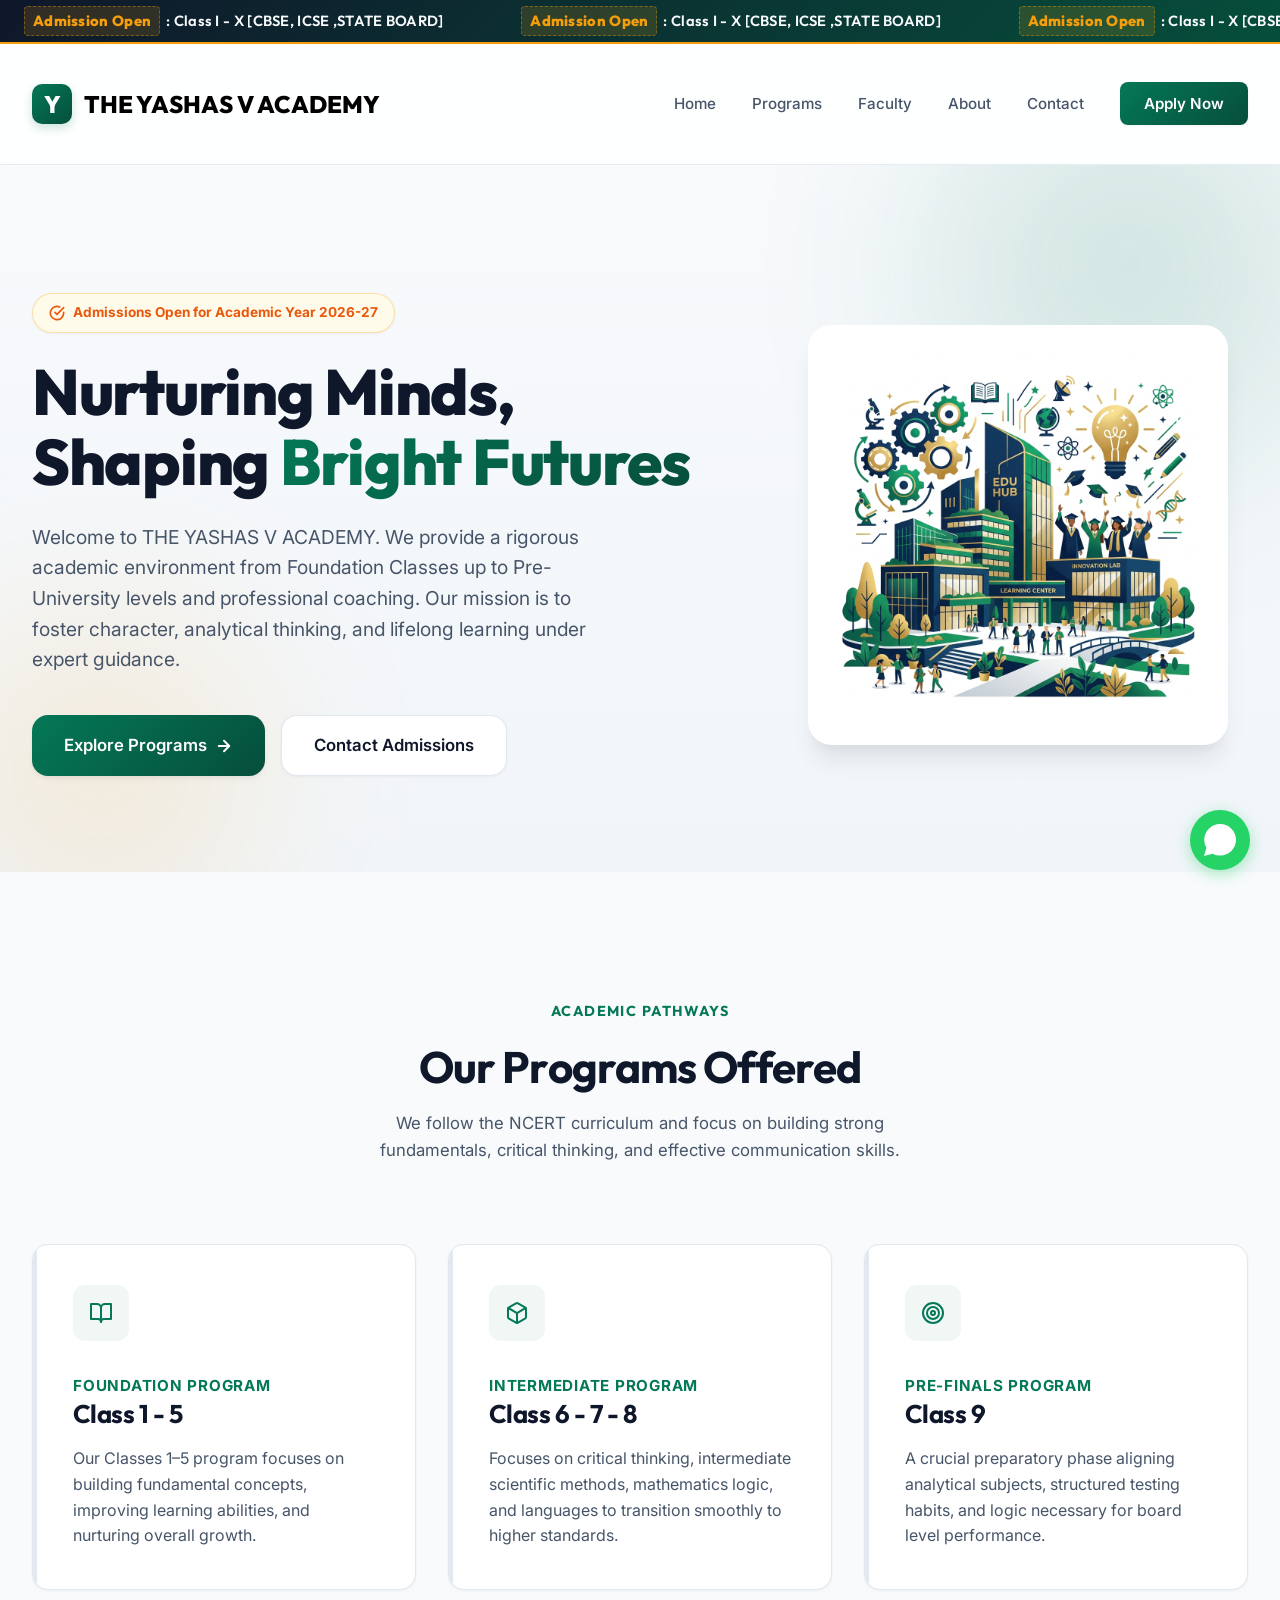
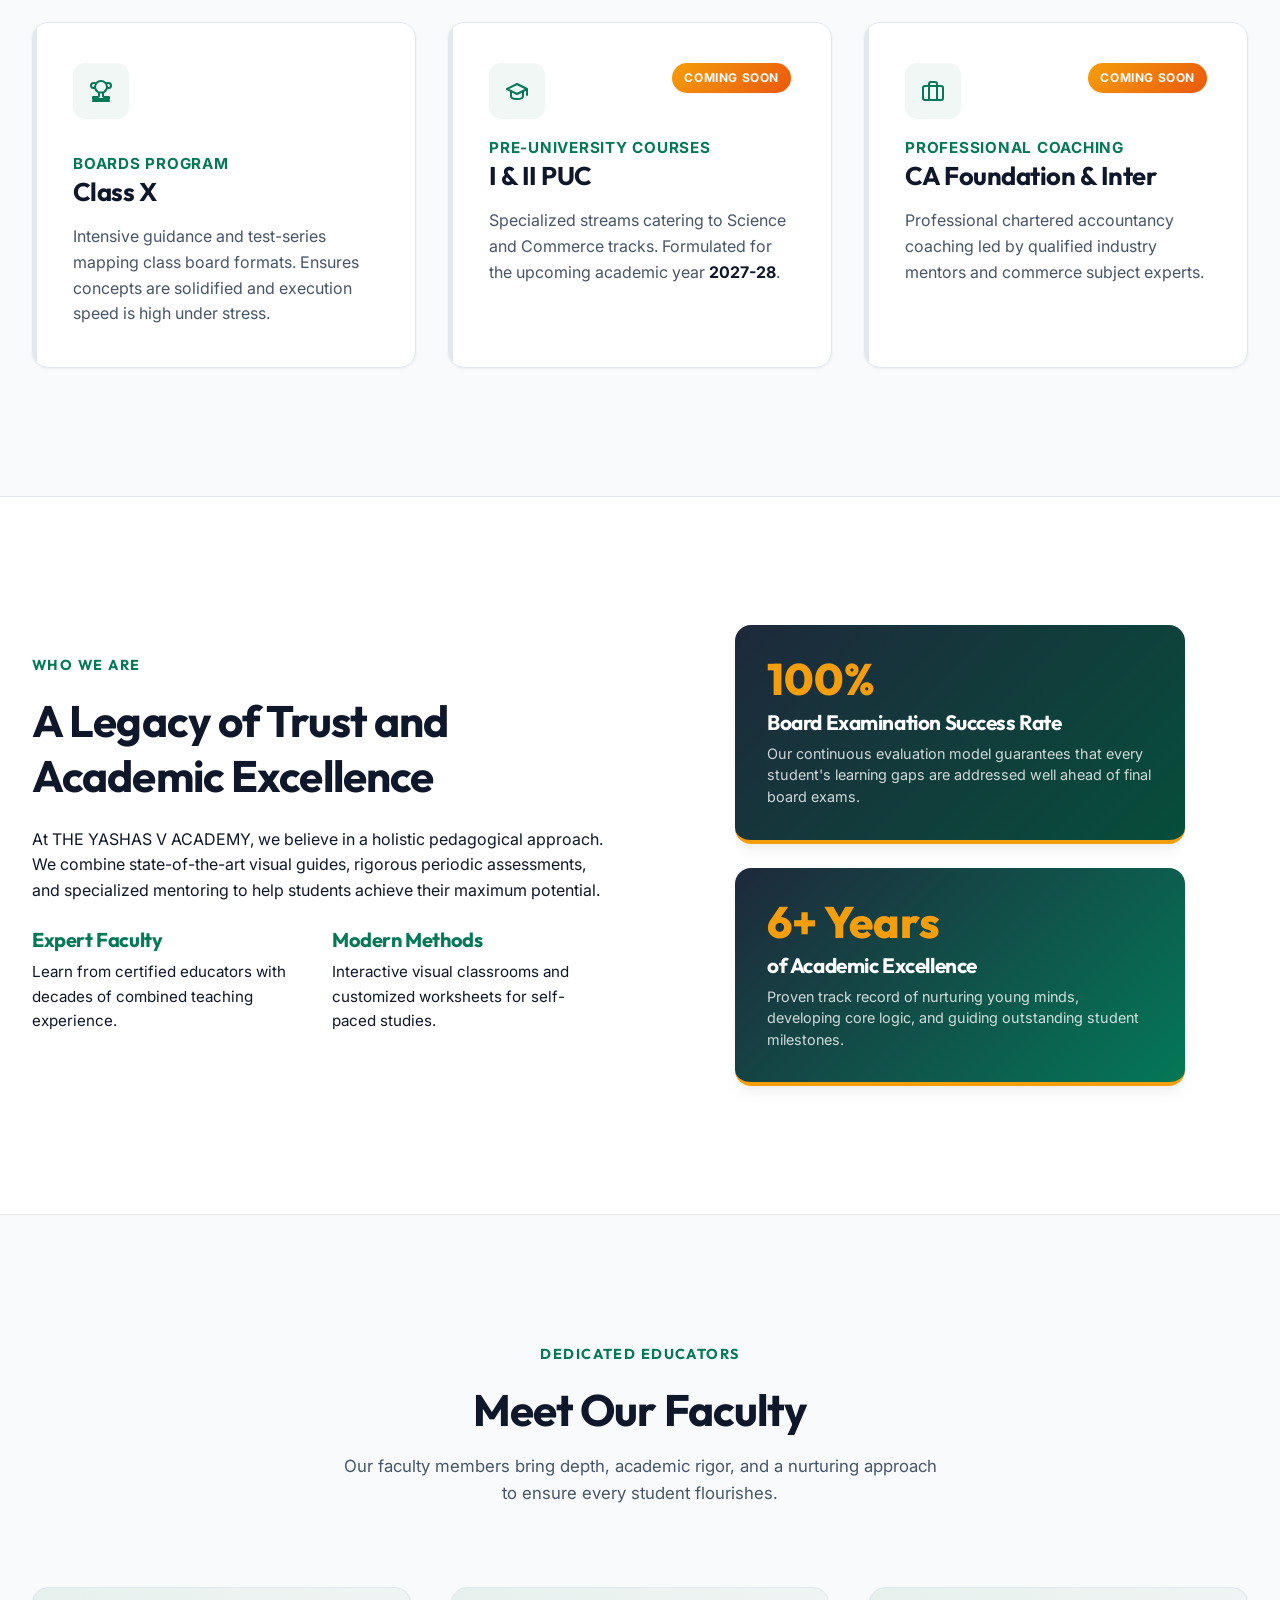
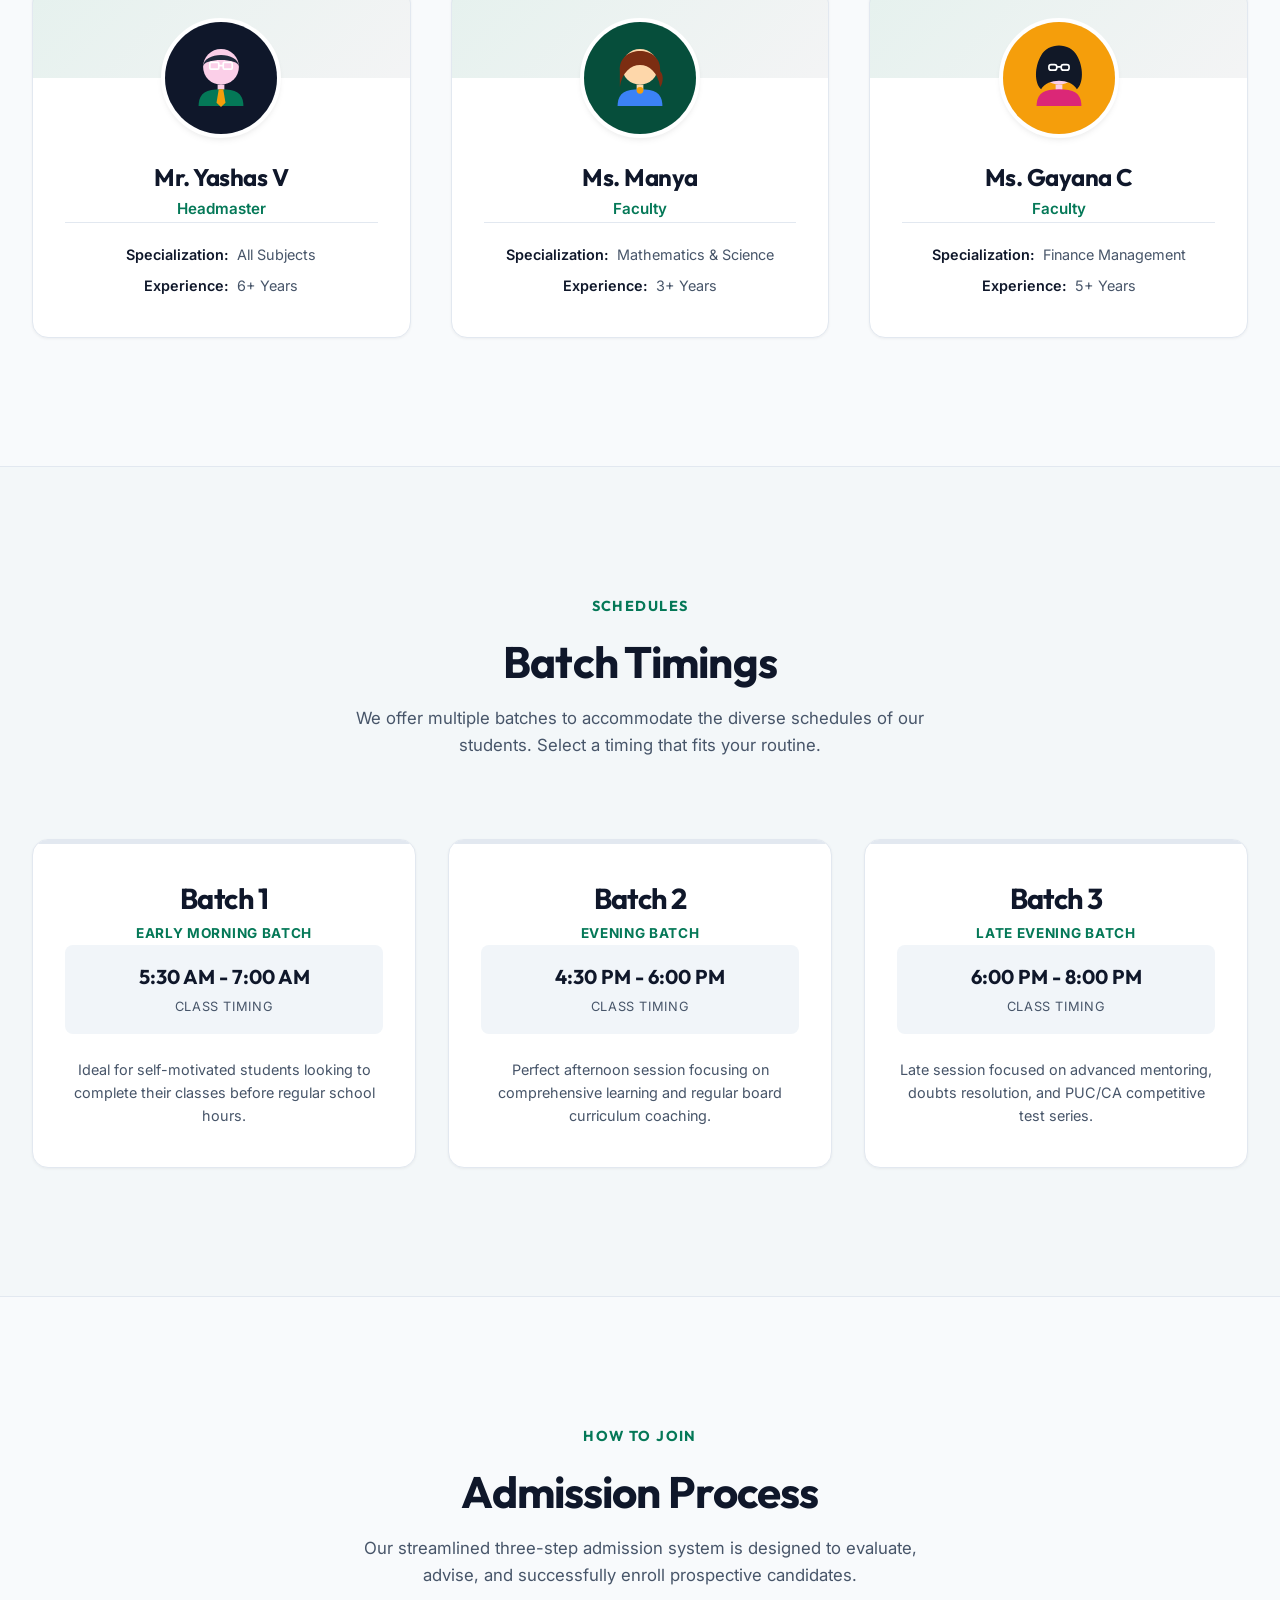
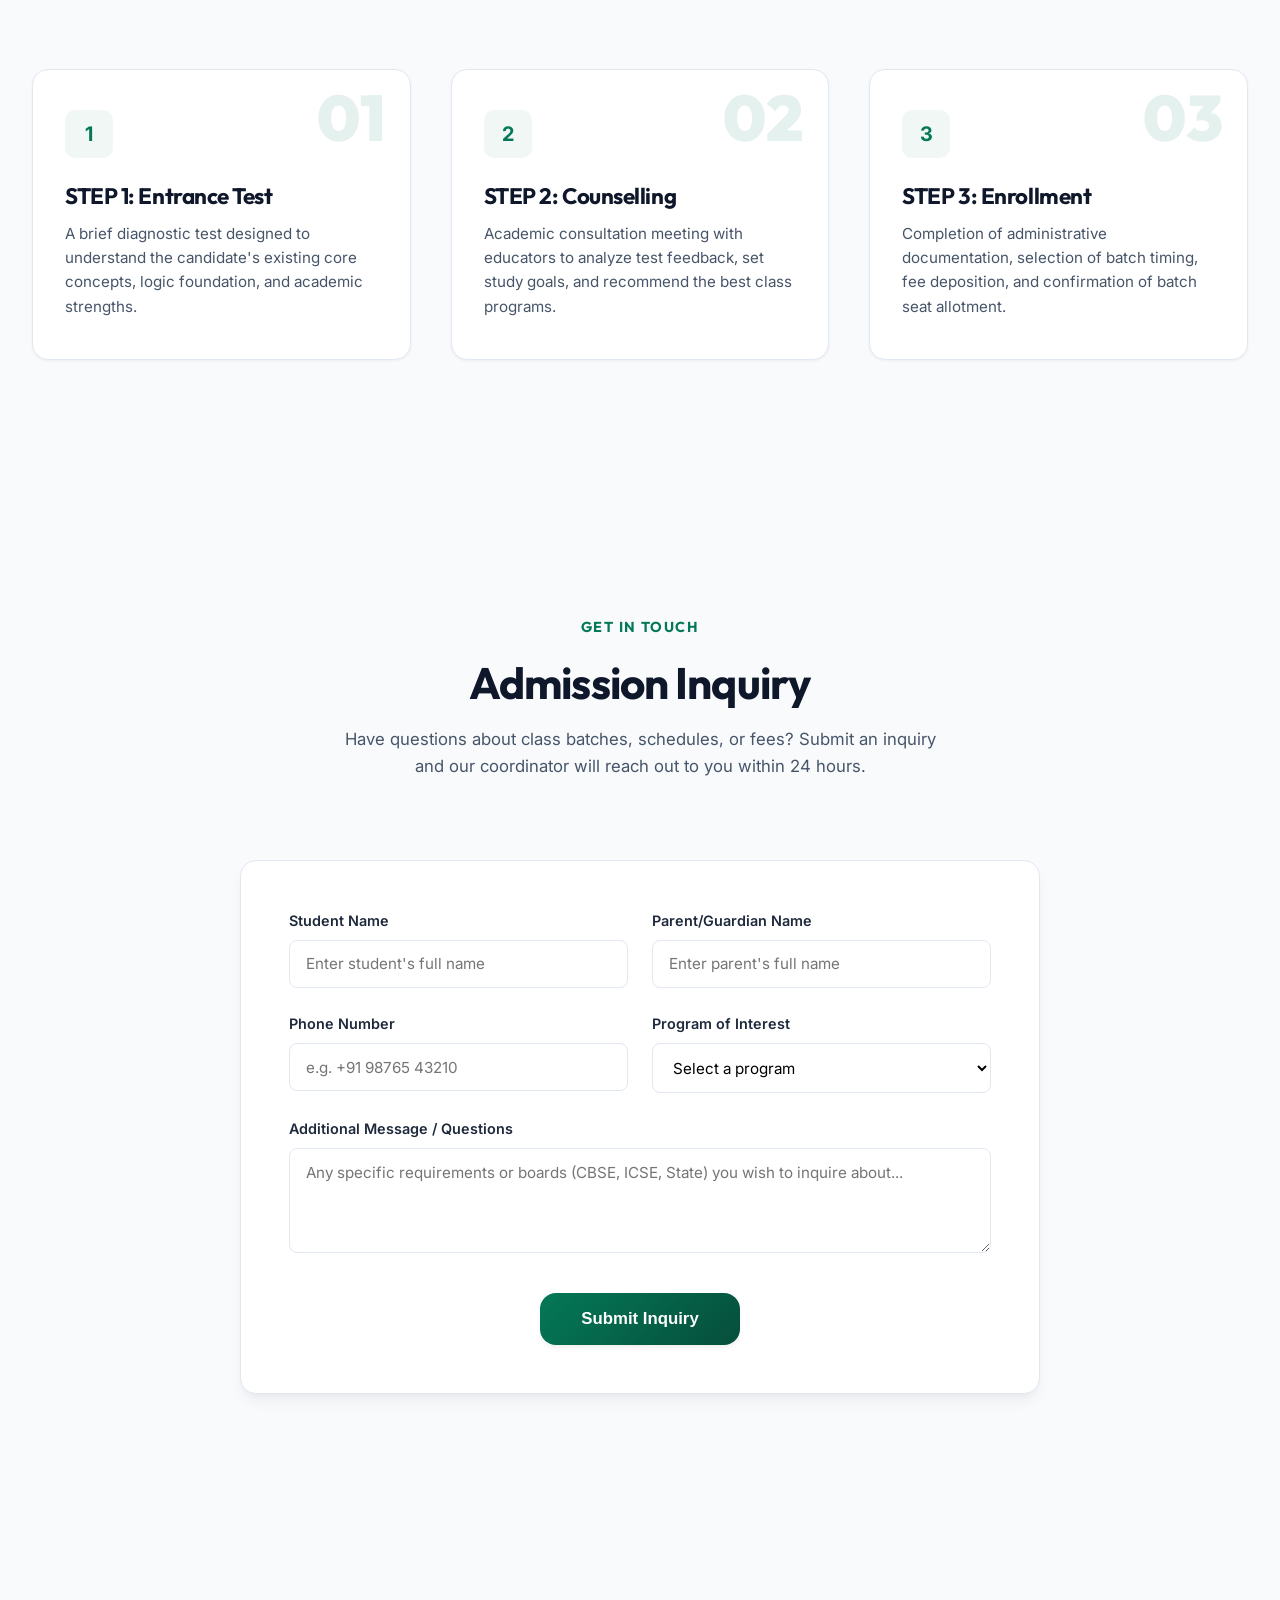
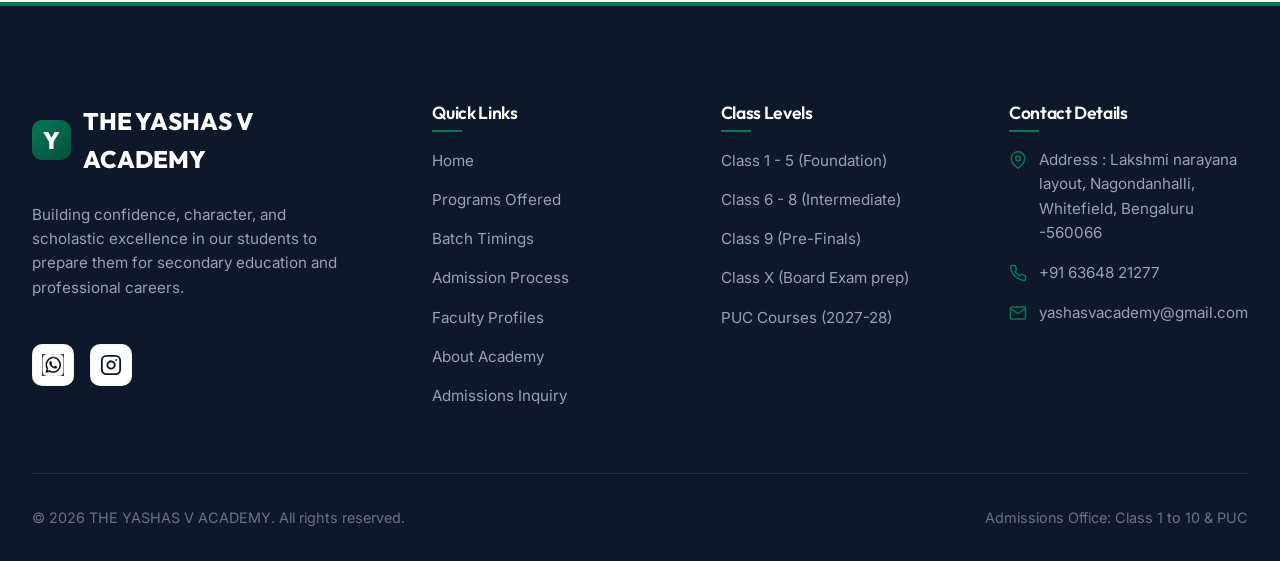
<file: index.html>
<!DOCTYPE html>
<html lang="en">
<head>
  <meta charset="UTF-8">
  <meta name="viewport" content="width=device-width, initial-scale=1.0">
  
  <!-- SEO Meta Tags -->
  <title>THE YASHAS V ACADEMY | Nurturing Academic Excellence & Future Leaders</title>
  <meta name="description" content="Discover top-tier school programs from Class 1 to 10, Pre-University Courses (I & II PUC), and CA Foundation professional coaching at THE YASHAS V ACADEMY. Meet our expert faculty and apply today.">
  <meta name="keywords" content="THE YASHAS V ACADEMY, School, CBSE, ICSE, PUC, Class 1-10, CA Coaching, Headmaster Yashas V, Ms. Manya, Ms. Gayana C">
  <meta name="author" content="THE YASHAS V ACADEMY">
  
  <!-- Open Graph / Facebook -->
  <meta property="og:type" content="website">
  <meta property="og:title" content="THE YASHAS V ACADEMY | Trustworthy & Modern Education">
  <meta property="og:description" content="Leading school, college, and professional coaching programs designed for academic success. Admissions open for Class 1 to 10 and PUC.">
  <meta property="og:image" content="hero-illustration.png">
  
  <!-- Twitter -->
  <meta property="twitter:card" content="summary_large_image">
  <meta property="twitter:title" content="THE YASHAS V ACADEMY | Nurturing Future Leaders">
  <meta property="twitter:description" content="Comprehensive curriculum from foundation classes to professional coaching. Apply now.">
  
  <!-- Stylesheets -->
  <link rel="stylesheet" href="style.css">
</head>
<body>

  <!-- 1. Announcement Bar / Scrolling Ticker -->
  <div class="announcement-bar" id="top-announcement">
    <div class="ticker-wrap">
      <div class="ticker">
        <div class="ticker-item">
          <span class="highlight">Admission Open</span> : Class I - X [CBSE, ICSE ,STATE BOARD] &nbsp;&nbsp;&nbsp;&nbsp;&nbsp;&nbsp;&nbsp;&nbsp;
        </div>
      </div>
    </div>
  </div>

  <!-- Header / Navigation -->
  <header class="header" id="main-header">
    <nav class="navbar" aria-label="Main Navigation">
      <a href="#" class="logo" id="header-logo" aria-label="THE YASHAS V ACADEMY Home">
        <div class="logo-icon">Y</div>
        <div class="logo-text">THE YASHAS V <span>ACADEMY</span></div>
      </a>
      
      <ul class="nav-menu" id="nav-menu">
        <li><a href="#" class="nav-link">Home</a></li>
        <li><a href="#programs" class="nav-link">Programs</a></li>
        <li><a href="#faculty" class="nav-link">Faculty</a></li>
        <li><a href="#about" class="nav-link">About</a></li>
        <li><a href="#contact" class="nav-link">Contact</a></li>
        <li><a href="#contact" class="nav-btn">Apply Now</a></li>
      </ul>
      
      <button class="nav-toggle" id="nav-menu-toggle" aria-expanded="false" aria-controls="nav-menu" aria-label="Toggle mobile navigation menu">
        <span></span>
        <span></span>
        <span></span>
      </button>
    </nav>
  </header>

  <!-- Hero Section -->
  <section class="hero" id="home">
    <div class="orb orb-1"></div>
    <div class="orb orb-2"></div>
    
    <div class="hero-container">
      <div class="hero-content reveal">
        <div class="badge-wrapper">
          <a href="#contact" class="badge-link" aria-label="Scroll to Admission Inquiry Form">
            <div class="hero-badge">
              <svg width="16" height="16" viewBox="0 0 24 24" fill="none" stroke="currentColor" stroke-width="2.5" stroke-linecap="round" stroke-linejoin="round"><path d="M22 11.08V12a10 10 0 1 1-5.93-9.14"></path><polyline points="22 4 12 14.01 9 11.01"></polyline></svg>
              Admissions Open for Academic Year 2026-27
            </div>
          </a>
        </div>
        <h1 class="hero-title">Nurturing Minds,<br>Shaping <span>Bright Futures</span></h1>
        <p class="hero-description">
          Welcome to THE YASHAS V ACADEMY. We provide a rigorous academic environment from Foundation Classes up to Pre-University levels and professional coaching. Our mission is to foster character, analytical thinking, and lifelong learning under expert guidance.
        </p>
        <div class="hero-ctas">
          <a href="#programs" class="btn-primary">
            Explore Programs
            <svg width="18" height="18" viewBox="0 0 24 24" fill="none" stroke="currentColor" stroke-width="2.5" stroke-linecap="round" stroke-linejoin="round"><line x1="5" y1="12" x2="19" y2="12"></line><polyline points="12 5 19 12 12 19"></polyline></svg>
          </a>
          <a href="#contact" class="btn-secondary">Contact Admissions</a>
        </div>
      </div>
      <div class="hero-visual reveal" style="transition-delay: 0.1s;">
        <img src="hero-illustration.png" alt="Educational center illustration detailing learning materials, buildings, and graduation caps" class="hero-illustration" id="hero-img">
      </div>
    </div>
  </section>

  <!-- 2. Main Section: Programs Offered -->
  <section class="section" id="programs">
    <div class="section-header reveal">
      <span class="section-subtitle">Academic Pathways</span>
      <h2 class="section-title">Our Programs Offered</h2>
      <p class="section-desc">We follow the NCERT curriculum and focus on building strong fundamentals, critical thinking, and effective communication skills.</p>
    </div>
    
    <div class="programs-grid">
      <!-- Card 1: Foundation Program -->
      <div class="program-card reveal" id="prog-foundation">
        <div>
          <div class="program-icon-wrapper">
            <!-- Icon: Book Open -->
            <svg width="24" height="24" viewBox="0 0 24 24" fill="none" stroke="currentColor" stroke-width="2" stroke-linecap="round" stroke-linejoin="round"><path d="M2 3h6a4 4 0 0 1 4 4v14a3 3 0 0 0-3-3H2z"></path><path d="M22 3h-6a4 4 0 0 0-4 4v14a3 3 0 0 1 3-3h7z"></path></svg>
          </div>
          <span class="program-subtitle">Foundation Program</span>
          <h3 class="program-title">Class 1 - 5</h3>
          <p class="program-subtext">Our Classes 1–5 program focuses on building fundamental concepts, improving learning abilities, and nurturing overall growth.</p>
        </div>
      </div>
      
      <!-- Card 2: Intermediate Program -->
      <div class="program-card reveal" id="prog-intermediate" style="transition-delay: 0.05s;">
        <div>
          <div class="program-icon-wrapper">
            <!-- Icon: Puzzle/Compass -->
            <svg width="24" height="24" viewBox="0 0 24 24" fill="none" stroke="currentColor" stroke-width="2" stroke-linecap="round" stroke-linejoin="round"><path d="M21 16V8a2 2 0 0 0-1-1.73l-7-4a2 2 0 0 0-2 0l-7 4A2 2 0 0 0 3 8v8a2 2 0 0 0 1 1.73l7 4a2 2 0 0 0 2 0l7-4A2 2 0 0 0 21 16z"></path><polyline points="3.27 6.96 12 12.01 20.73 6.96"></polyline><line x1="12" y1="22.08" x2="12" y2="12"></line></svg>
          </div>
          <span class="program-subtitle">Intermediate Program</span>
          <h3 class="program-title">Class 6 - 7 - 8</h3>
          <p class="program-subtext">Focuses on critical thinking, intermediate scientific methods, mathematics logic, and languages to transition smoothly to higher standards.</p>
        </div>
      </div>
      
      <!-- Card 3: Pre-Finals Program -->
      <div class="program-card reveal" id="prog-prefinals" style="transition-delay: 0.1s;">
        <div>
          <div class="program-icon-wrapper">
            <!-- Icon: Target/Award -->
            <svg width="24" height="24" viewBox="0 0 24 24" fill="none" stroke="currentColor" stroke-width="2" stroke-linecap="round" stroke-linejoin="round"><circle cx="12" cy="12" r="10"></circle><circle cx="12" cy="12" r="6"></circle><circle cx="12" cy="12" r="2"></circle></svg>
          </div>
          <span class="program-subtitle">Pre-Finals Program</span>
          <h3 class="program-title">Class 9</h3>
          <p class="program-subtext">A crucial preparatory phase aligning analytical subjects, structured testing habits, and logic necessary for board level performance.</p>
        </div>
      </div>
      
      <!-- Card 4: Boards Program -->
      <div class="program-card reveal" id="prog-boards" style="transition-delay: 0.15s;">
        <div>
          <div class="program-icon-wrapper">
            <!-- Icon: Medal/Trophy -->
            <svg width="24" height="24" viewBox="0 0 24 24" fill="none" stroke="currentColor" stroke-width="2" stroke-linecap="round" stroke-linejoin="round"><path d="M6 9H4.5a2.5 2.5 0 0 1 0-5H6"></path><path d="M18 9h1.5a2.5 2.5 0 0 0 0-5H18"></path><path d="M4 22h16"></path><path d="M10 14.66V17c0 .55-.45 1-1 1H4v2h16v-2h-5c-.55 0-1-.45-1-1v-2.34"></path><path d="M12 2a6 6 0 0 1 6 6c0 3.27-2 4.44-3.5 5.5h-5C8 12.44 6 11.27 6 8a6 6 0 0 1 6-6z"></path></svg>
          </div>
          <span class="program-subtitle">Boards Program</span>
          <h3 class="program-title">Class X</h3>
          <p class="program-subtext">Intensive guidance and test-series mapping class board formats. Ensures concepts are solidified and execution speed is high under stress.</p>
        </div>
      </div>
      
      <!-- Card 5: Pre-University Courses -->
      <div class="program-card reveal" id="prog-puc" style="transition-delay: 0.2s;">
        <div>
          <div class="program-card-header">
            <div class="program-icon-wrapper" style="margin-bottom: 0;">
              <!-- Icon: Academy Building -->
              <svg width="24" height="24" viewBox="0 0 24 24" fill="none" stroke="currentColor" stroke-width="2" stroke-linecap="round" stroke-linejoin="round"><path d="M22 10v6M2 10l10-5 10 5-10 5z"></path><path d="M6 12v5c0 2 2 3 6 3s6-1 6-3v-5"></path></svg>
            </div>
            <span class="coming-soon-badge">Coming Soon</span>
          </div>
          <span class="program-subtitle">Pre-University Courses</span>
          <h3 class="program-title">I &amp; II PUC</h3>
          <p class="program-subtext">Specialized streams catering to Science and Commerce tracks. Formulated for the upcoming academic year <strong style="color: var(--primary-deep)">2027-28</strong>.</p>
        </div>
      </div>
      
      <!-- Card 6: Professional Coaching -->
      <div class="program-card reveal" id="prog-professional" style="transition-delay: 0.25s;">
        <div>
          <div class="program-card-header">
            <div class="program-icon-wrapper" style="margin-bottom: 0;">
              <!-- Icon: Briefcase -->
              <svg width="24" height="24" viewBox="0 0 24 24" fill="none" stroke="currentColor" stroke-width="2" stroke-linecap="round" stroke-linejoin="round"><rect x="2" y="7" width="20" height="14" rx="2" ry="2"></rect><path d="M16 21V5a2 2 0 0 0-2-2h-4a2 2 0 0 0-2 2v16"></path></svg>
            </div>
            <span class="coming-soon-badge">Coming Soon</span>
          </div>
          <span class="program-subtitle">Professional Coaching</span>
          <h3 class="program-title">CA Foundation &amp; Inter</h3>
          <p class="program-subtext">Professional chartered accountancy coaching led by qualified industry mentors and commerce subject experts.</p>
        </div>
      </div>
    </div>
  </section>

  <!-- About Section for context and layout polish -->
  <section class="section" id="about" style="background: white; border-top: 1px solid var(--border-light); border-bottom: 1px solid var(--border-light); max-width: 100%;">
    <div class="about-container">
      <div class="reveal">
        <span class="section-subtitle" style="display: block; margin-bottom: 1rem;">Who We Are</span>
        <h2 class="section-title" style="margin-bottom: 1.5rem; text-align: left;">A Legacy of Trust and Academic Excellence</h2>
        <p class="text-muted" style="margin-bottom: 1.5rem;">
          At THE YASHAS V ACADEMY, we believe in a holistic pedagogical approach. We combine state-of-the-art visual guides, rigorous periodic assessments, and specialized mentoring to help students achieve their maximum potential.
        </p>
        <div style="display: grid; grid-template-columns: 1fr 1fr; gap: 1.5rem; margin-bottom: 1.5rem;">
          <div>
            <h4 style="color: var(--primary-green); font-size: 1.25rem; margin-bottom: 0.5rem;">Expert Faculty</h4>
            <p class="text-muted" style="font-size: 0.95rem;">Learn from certified educators with decades of combined teaching experience.</p>
          </div>
          <div>
            <h4 style="color: var(--primary-green); font-size: 1.25rem; margin-bottom: 0.5rem;">Modern Methods</h4>
            <p class="text-muted" style="font-size: 0.95rem;">Interactive visual classrooms and customized worksheets for self-paced studies.</p>
          </div>
        </div>
      </div>
      <div class="reveal" style="position: relative; display: flex; flex-direction: column; gap: 1.5rem; justify-content: center; align-items: center; transition-delay: 0.1s;">
        <!-- Clean vector style decoration using CSS -->
        <div style="width: 100%; max-width: 450px; background: linear-gradient(135deg, var(--primary-navy) 0%, var(--primary-emerald) 100%); border-radius: var(--radius-md); box-shadow: var(--shadow-lg); display: flex; flex-direction: column; justify-content: center; padding: 2rem; color: white; border-bottom: 4px solid var(--accent-amber);">
          <span style="font-size: 2.75rem; font-weight: 800; font-family: var(--font-headings); line-height: 1; color: var(--accent-amber);">100%</span>
          <h3 style="font-size: 1.3rem; margin: 0.5rem 0 0.5rem;">Board Examination Success Rate</h3>
          <p style="opacity: 0.8; font-size: 0.9rem; line-height: 1.5;">Our continuous evaluation model guarantees that every student's learning gaps are addressed well ahead of final board exams.</p>
        </div>
        <!-- 6+ Years of Excellence Card -->
        <div style="width: 100%; max-width: 450px; background: linear-gradient(135deg, var(--primary-navy) 0%, var(--primary-green) 100%); border-radius: var(--radius-md); box-shadow: var(--shadow-lg); display: flex; flex-direction: column; justify-content: center; padding: 2rem; color: white; border-bottom: 4px solid var(--accent-amber);">
          <span style="font-size: 2.75rem; font-weight: 800; font-family: var(--font-headings); line-height: 1; color: var(--accent-amber);">6+ Years</span>
          <h3 style="font-size: 1.3rem; margin: 0.5rem 0 0.5rem;">of Academic Excellence</h3>
          <p style="opacity: 0.8; font-size: 0.9rem; line-height: 1.5;">Proven track record of nurturing young minds, developing core logic, and guiding outstanding student milestones.</p>
        </div>
      </div>
    </div>
  </section>

  <!-- 3. Faculty Profiles Section -->
  <section class="section" id="faculty">
    <div class="section-header reveal">
      <span class="section-subtitle">Dedicated Educators</span>
      <h2 class="section-title">Meet Our Faculty</h2>
      <p class="section-desc">Our faculty members bring depth, academic rigor, and a nurturing approach to ensure every student flourishes.</p>
    </div>
    
    <div class="faculty-grid">
      <!-- Card 1: Headmaster -->
      <div class="faculty-card reveal" id="fac-yashas">
        <div class="faculty-header-bg"></div>
        <div class="faculty-avatar-container">
          <!-- Inline Avatar: Mr. Yashas V -->
          <svg class="faculty-avatar" viewBox="0 0 100 100" xmlns="http://www.w3.org/2000/svg">
            <rect width="100%" height="100%" fill="#0f172a"/>
            <!-- Head & Neck -->
            <circle cx="50" cy="40" r="16" fill="#fbcfe8"/>
            <path d="M50 56 L50 64" stroke="#fbcfe8" stroke-width="6"/>
            <!-- Hair -->
            <path d="M34 40 C34 26 66 26 66 40 C66 32 34 32 34 40 Z" fill="#1e293b"/>
            <!-- Glasses -->
            <rect x="40" y="36" width="8" height="6" rx="1" fill="none" stroke="#fff" stroke-width="1.5"/>
            <rect x="52" y="36" width="8" height="6" rx="1" fill="none" stroke="#fff" stroke-width="1.5"/>
            <line x1="48" y1="39" x2="52" y2="39" stroke="#fff" stroke-width="1.5"/>
            <!-- Clothes -->
            <path d="M30 75 C30 64 36 60 50 60 C64 60 70 64 70 75 Z" fill="#047857"/>
            <!-- Tie -->
            <path d="M48 60 L52 60 L54 72 L50 76 L46 72 Z" fill="#f59e0b"/>
          </svg>
        </div>
        <div class="faculty-info">
          <h3 class="faculty-name">Mr. Yashas V</h3>
          <span class="faculty-designation">Headmaster</span>
          
          <div class="faculty-details">
            <div class="faculty-meta-item">
              <strong>Specialization:</strong> All Subjects
            </div>
            <div class="faculty-meta-item">
              <strong>Experience:</strong> 6+ Years
            </div>
          </div>
        </div>
      </div>
      
      <!-- Card 2: Ms. Manya -->
      <div class="faculty-card reveal" id="fac-manya" style="transition-delay: 0.1s;">
        <div class="faculty-header-bg"></div>
        <div class="faculty-avatar-container">
          <!-- Inline Avatar: Ms. Manya -->
          <svg class="faculty-avatar" viewBox="0 0 100 100" xmlns="http://www.w3.org/2000/svg">
            <rect width="100%" height="100%" fill="#064e3b"/>
            <!-- Head & Neck -->
            <circle cx="50" cy="40" r="16" fill="#fed7aa"/>
            <path d="M50 56 L50 64" stroke="#fed7aa" stroke-width="6"/>
            <!-- Hair -->
            <path d="M32 44 C30 20 70 20 68 44 C72 48 70 56 68 58 C64 32 36 32 32 58" fill="#7c2d12"/>
            <!-- Clothes -->
            <path d="M30 75 C30 64 36 60 50 60 C64 60 70 64 70 75 Z" fill="#3b82f6"/>
            <!-- Necklace/Detail -->
            <circle cx="50" cy="61" r="3" fill="#f59e0b"/>
          </svg>
        </div>
        <div class="faculty-info">
          <h3 class="faculty-name">Ms. Manya</h3>
          <span class="faculty-designation">Faculty</span>
          
          <div class="faculty-details">
            <div class="faculty-meta-item">
              <strong>Specialization:</strong> Mathematics &amp; Science
            </div>
            <div class="faculty-meta-item">
              <strong>Experience:</strong> 3+ Years
            </div>
          </div>
        </div>
      </div>
      
      <!-- Card 3: Ms. Gayana C -->
      <div class="faculty-card reveal" id="fac-gayana" style="transition-delay: 0.2s;">
        <div class="faculty-header-bg"></div>
        <div class="faculty-avatar-container">
          <!-- Inline Avatar: Ms. Gayana C -->
          <svg class="faculty-avatar" viewBox="0 0 100 100" xmlns="http://www.w3.org/2000/svg">
            <rect width="100%" height="100%" fill="#f59e0b"/>
            <!-- Head & Neck -->
            <circle cx="50" cy="40" r="16" fill="#fbcfe8"/>
            <path d="M50 56 L50 64" stroke="#fbcfe8" stroke-width="6"/>
            <!-- Hair -->
            <path d="M34 30 C40 18 60 18 66 30 C72 40 72 55 66 60 C60 50 40 50 34 60 C28 55 28 40 34 30 Z" fill="#111827"/>
            <!-- Glasses -->
            <rect x="41" y="38" width="7" height="5" rx="2" fill="none" stroke="#fff" stroke-width="1.5"/>
            <rect x="52" y="38" width="7" height="5" rx="2" fill="none" stroke="#fff" stroke-width="1.5"/>
            <line x1="48" y1="40" x2="52" y2="40" stroke="#fff" stroke-width="1.5"/>
            <!-- Clothes -->
            <path d="M30 75 C30 64 36 60 50 60 C64 60 70 64 70 75 Z" fill="#db2777"/>
          </svg>
        </div>
        <div class="faculty-info">
          <h3 class="faculty-name">Ms. Gayana C</h3>
          <span class="faculty-designation">Faculty</span>
          
          <div class="faculty-details">
            <div class="faculty-meta-item">
              <strong>Specialization:</strong> Finance Management
            </div>
            <div class="faculty-meta-item">
              <strong>Experience:</strong> 5+ Years
            </div>
          </div>
        </div>
      </div>
    </div>
  </section>

  <!-- Batch Timings Section -->
  <section class="section" id="batches" style="background: rgba(4, 120, 87, 0.02); border-top: 1px solid var(--border-light); border-bottom: 1px solid var(--border-light); max-width: 100%;">
    <div style="max-width: 1280px; margin: 0 auto;">
      <div class="section-header reveal-right">
        <span class="section-subtitle">Schedules</span>
        <h2 class="section-title">Batch Timings</h2>
        <p class="section-desc">We offer multiple batches to accommodate the diverse schedules of our students. Select a timing that fits your routine.</p>
      </div>
      
      <div class="batches-grid">
        <!-- Batch 1 Card -->
        <div class="reveal-right" style="transition-delay: 0.05s;">
          <div class="batch-card">
            <div>
              <h3 class="batch-header">Batch 1</h3>
              <span class="batch-tag">Early Morning Batch</span>
              <div class="batch-time-wrapper">
                <p class="batch-time">5:30 AM - 7:00 AM</p>
                <p class="batch-label">Class Timing</p>
              </div>
              <p style="font-size: 0.9rem; color: var(--text-muted);">Ideal for self-motivated students looking to complete their classes before regular school hours.</p>
            </div>
          </div>
        </div>

        <!-- Batch 2 Card -->
        <div class="reveal-right" style="transition-delay: 0.15s;">
          <div class="batch-card">
            <div>
              <h3 class="batch-header">Batch 2</h3>
              <span class="batch-tag">Evening Batch</span>
              <div class="batch-time-wrapper">
                <p class="batch-time">4:30 PM - 6:00 PM</p>
                <p class="batch-label">Class Timing</p>
              </div>
              <p style="font-size: 0.9rem; color: var(--text-muted);">Perfect afternoon session focusing on comprehensive learning and regular board curriculum coaching.</p>
            </div>
          </div>
        </div>

        <!-- Batch 3 Card -->
        <div class="reveal-right" style="transition-delay: 0.25s;">
          <div class="batch-card">
            <div>
              <h3 class="batch-header">Batch 3</h3>
              <span class="batch-tag">Late Evening Batch</span>
              <div class="batch-time-wrapper">
                <p class="batch-time">6:00 PM - 8:00 PM</p>
                <p class="batch-label">Class Timing</p>
              </div>
              <p style="font-size: 0.9rem; color: var(--text-muted);">Late session focused on advanced mentoring, doubts resolution, and PUC/CA competitive test series.</p>
            </div>
          </div>
        </div>
      </div>
    </div>
  </section>

  <!-- Admission Process Section -->
  <section class="section" id="admission-process">
    <div class="section-header reveal-right">
      <span class="section-subtitle">How To Join</span>
      <h2 class="section-title">Admission Process</h2>
      <p class="section-desc">Our streamlined three-step admission system is designed to evaluate, advise, and successfully enroll prospective candidates.</p>
    </div>
    
    <div class="process-grid">
      <!-- Step 1 Card -->
      <div class="reveal-right" style="transition-delay: 0.05s;">
        <div class="process-card">
          <span class="process-step-num">01</span>
          <div class="process-icon">1</div>
          <h3 class="process-title">STEP 1: Entrance Test</h3>
          <p class="process-desc">A brief diagnostic test designed to understand the candidate's existing core concepts, logic foundation, and academic strengths.</p>
        </div>
      </div>

      <!-- Step 2 Card -->
      <div class="reveal-right" style="transition-delay: 0.15s;">
        <div class="process-card">
          <span class="process-step-num">02</span>
          <div class="process-icon">2</div>
          <h3 class="process-title">STEP 2: Counselling</h3>
          <p class="process-desc">Academic consultation meeting with educators to analyze test feedback, set study goals, and recommend the best class programs.</p>
        </div>
      </div>

      <!-- Step 3 Card -->
      <div class="reveal-right" style="transition-delay: 0.25s;">
        <div class="process-card">
          <span class="process-step-num">03</span>
          <div class="process-icon">3</div>
          <h3 class="process-title">STEP 3: Enrollment</h3>
          <p class="process-desc">Completion of administrative documentation, selection of batch timing, fee deposition, and confirmation of batch seat allotment.</p>
        </div>
      </div>
    </div>
  </section>

  <!-- Interactive Contact Section -->
  <section class="section" id="contact">
    <div class="section-header reveal">
      <span class="section-subtitle">Get In Touch</span>
      <h2 class="section-title">Admission Inquiry</h2>
      <p class="section-desc">Have questions about class batches, schedules, or fees? Submit an inquiry and our coordinator will reach out to you within 24 hours.</p>
    </div>
    
    <div class="inquiry-card reveal">
      <form id="inquiry-form">
        <div class="form-row">
          <div>
            <label for="student-name" style="display: block; margin-bottom: 0.5rem; font-weight: 600; font-size: 0.9rem; color: var(--primary-navy);">Student Name</label>
            <input type="text" id="student-name" required placeholder="Enter student's full name" style="width: 100%; padding: 0.85rem 1rem; border: 1px solid var(--border-light); border-radius: var(--radius-sm); font-family: inherit; font-size: 0.95rem; transition: var(--transition-fast);">
          </div>
          <div>
            <label for="parent-name" style="display: block; margin-bottom: 0.5rem; font-weight: 600; font-size: 0.9rem; color: var(--primary-navy);">Parent/Guardian Name</label>
            <input type="text" id="parent-name" required placeholder="Enter parent's full name" style="width: 100%; padding: 0.85rem 1rem; border: 1px solid var(--border-light); border-radius: var(--radius-sm); font-family: inherit; font-size: 0.95rem; transition: var(--transition-fast);">
          </div>
        </div>
        
        <div class="form-row">
          <div>
            <label for="contact-phone" style="display: block; margin-bottom: 0.5rem; font-weight: 600; font-size: 0.9rem; color: var(--primary-navy);">Phone Number</label>
            <input type="tel" id="contact-phone" required placeholder="e.g. +91 98765 43210" style="width: 100%; padding: 0.85rem 1rem; border: 1px solid var(--border-light); border-radius: var(--radius-sm); font-family: inherit; font-size: 0.95rem; transition: var(--transition-fast);">
          </div>
          <div>
            <label for="interested-program" style="display: block; margin-bottom: 0.5rem; font-weight: 600; font-size: 0.9rem; color: var(--primary-navy);">Program of Interest</label>
            <select id="interested-program" required style="width: 100%; padding: 0.85rem 1rem; border: 1px solid var(--border-light); border-radius: var(--radius-sm); font-family: inherit; font-size: 0.95rem; background-color: white; transition: var(--transition-fast);">
              <option value="" disabled selected>Select a program</option>
              <option value="class-1-5">Foundation Program (Class 1-5)</option>
              <option value="class-6-8">Intermediate Program (Class 6-8)</option>
              <option value="class-9">Pre-Finals Program (Class 9)</option>
              <option value="class-10">Boards Program (Class X)</option>
              <option value="puc">Pre-University Courses (PUC)</option>
              <option value="ca">CA Coaching</option>
            </select>
          </div>
        </div>
        
        <div style="margin-bottom: 2rem;">
          <label for="query-msg" style="display: block; margin-bottom: 0.5rem; font-weight: 600; font-size: 0.9rem; color: var(--primary-navy);">Additional Message / Questions</label>
          <textarea id="query-msg" rows="4" placeholder="Any specific requirements or boards (CBSE, ICSE, State) you wish to inquire about..." style="width: 100%; padding: 0.85rem 1rem; border: 1px solid var(--border-light); border-radius: var(--radius-sm); font-family: inherit; font-size: 0.95rem; transition: var(--transition-fast); resize: vertical;"></textarea>
        </div>
        
        <div style="text-align: center;">
          <button type="submit" class="btn-primary" style="display: inline-flex; width: auto; min-width: 200px; justify-content: center;" id="inquiry-submit-btn">Submit Inquiry</button>
        </div>
      </form>
    </div>
  </section>

  <!-- Footer -->
  <footer class="footer" id="main-footer">
    <div class="footer-container">
      <div class="footer-info">
        <a href="#" class="logo footer-logo" aria-label="THE YASHAS V ACADEMY Home">
          <div class="logo-icon">Y</div>
          <div class="logo-text">THE YASHAS V <span>ACADEMY</span></div>
        </a>
        <p class="footer-desc">
          Building confidence, character, and scholastic excellence in our students to prepare them for secondary education and professional careers.
        </p>
        <div class="footer-socials" style="margin-top: 1.25rem; display: flex; gap: 1rem;">
          <a href="https://wa.me/916364821277" class="social-link" aria-label="THE YASHAS V ACADEMY WhatsApp Chat" target="_blank" rel="noopener noreferrer">
            <img src="whatsapp-outline.png" alt="WhatsApp" class="social-icon-img">
          </a>
          <a href="https://www.instagram.com/the_yashas_academy?igsh=MW5lN3EydGRhd3ZrOA%3D%3D&amp;utm_source=ig_contact_invite" class="social-link" aria-label="THE YASHAS V ACADEMY Instagram" target="_blank" rel="noopener noreferrer">
            <svg width="20" height="20" viewBox="0 0 24 24" fill="none" stroke="currentColor" stroke-width="2" stroke-linecap="round" stroke-linejoin="round"><rect x="2" y="2" width="20" height="20" rx="5" ry="5"></rect><path d="M16 11.37A4 4 0 1 1 12.63 8 4 4 0 0 1 16 11.37z"></path><line x1="17.5" y1="6.5" x2="17.51" y2="6.5"></line></svg>
          </a>
        </div>
      </div>
      
      <div>
        <h4 class="footer-heading">Quick Links</h4>
        <ul class="footer-links">
          <li><a href="#" class="footer-link">Home</a></li>
          <li><a href="#programs" class="footer-link">Programs Offered</a></li>
          <li><a href="#batches" class="footer-link">Batch Timings</a></li>
          <li><a href="#admission-process" class="footer-link">Admission Process</a></li>
          <li><a href="#faculty" class="footer-link">Faculty Profiles</a></li>
          <li><a href="#about" class="footer-link">About Academy</a></li>
          <li><a href="#contact" class="footer-link">Admissions Inquiry</a></li>
        </ul>
      </div>
      
      <div>
        <h4 class="footer-heading">Class Levels</h4>
        <ul class="footer-links">
          <li><a href="#prog-foundation" class="footer-link">Class 1 - 5 (Foundation)</a></li>
          <li><a href="#prog-intermediate" class="footer-link">Class 6 - 8 (Intermediate)</a></li>
          <li><a href="#prog-prefinals" class="footer-link">Class 9 (Pre-Finals)</a></li>
          <li><a href="#prog-boards" class="footer-link">Class X (Board Exam prep)</a></li>
          <li><a href="#prog-puc" class="footer-link">PUC Courses (2027-28)</a></li>
        </ul>
      </div>
      
      <div>
        <h4 class="footer-heading">Contact Details</h4>
        <ul class="footer-contact">
          <li>
            <svg width="18" height="18" viewBox="0 0 24 24" fill="none" stroke="currentColor" stroke-width="2" stroke-linecap="round" stroke-linejoin="round"><path d="M21 10c0 7-9 13-9 13s-9-6-9-13a9 9 0 0 1 18 0z"></path><circle cx="12" cy="10" r="3"></circle></svg>
            <span>Address : Lakshmi narayana layout, Nagondanhalli, Whitefield, Bengaluru -560066</span>
          </li>
          <li>
            <svg width="18" height="18" viewBox="0 0 24 24" fill="none" stroke="currentColor" stroke-width="2" stroke-linecap="round" stroke-linejoin="round"><path d="M22 16.92v3a2 2 0 0 1-2.18 2 19.79 19.79 0 0 1-8.63-3.07 19.5 19.5 0 0 1-6-6 19.79 19.79 0 0 1-3.07-8.67A2 2 0 0 1 4.11 2h3a2 2 0 0 1 2 1.72 12.84 12.84 0 0 0 .7 2.81 2 2 0 0 1-.45 2.11L8.09 9.91a16 16 0 0 0 6 6l1.27-1.27a2 2 0 0 1 2.11-.45 12.84 12.84 0 0 0 2.81.7A2 2 0 0 1 22 16.92z"></path></svg>
            <span>+91 63648 21277</span>
          </li>
          <li>
            <svg width="18" height="18" viewBox="0 0 24 24" fill="none" stroke="currentColor" stroke-width="2" stroke-linecap="round" stroke-linejoin="round"><path d="M4 4h16c1.1 0 2 .9 2 2v12c0 1.1-.9 2-2 2H4c-1.1 0-2-.9-2-2V6c0-1.1.9-2 2-2z"></path><polyline points="22,6 12,13 2,6"></polyline></svg>
            <span>yashasvacademy@gmail.com</span>
          </li>
        </ul>
      </div>
    </div>
    
    <div class="footer-bottom">
      <p>&copy; 2026 THE YASHAS V ACADEMY. All rights reserved.</p>
      <p>Admissions Office: Class 1 to 10 &amp; PUC</p>
    </div>
  </footer>

  <!-- Success Modal for Form Inquiries -->
  <div class="success-modal-overlay" id="success-modal">
    <div class="success-modal-card">
      <div class="success-modal-icon">
        <svg width="36" height="36" viewBox="0 0 24 24" fill="none" stroke="currentColor" stroke-width="3" stroke-linecap="round" stroke-linejoin="round">
          <polyline points="20 6 9 17 4 12"></polyline>
        </svg>
      </div>
      <h3 class="success-modal-title">Inquiry Submitted!</h3>
      <p class="success-modal-text">
        Thank you for contacting <strong>THE YASHAS V ACADEMY</strong>. Your inquiry has been securely saved to our admissions database. Our coordinator will reach out to you within 24 hours.
      </p>
      <button class="success-modal-btn" onclick="document.getElementById('success-modal').classList.remove('active')">Continue</button>
    </div>
  </div>

  <!-- Floating WhatsApp Chat Widget -->
  <a
    href="https://wa.me/916364821277?text=Hello%20THE%20YASHAS%20V%20ACADEMY,%20I%20am%20interested%20in%20your%20programs."
    target="_blank"
    rel="noopener noreferrer"
    class="whatsapp-float"
    aria-label="Chat on WhatsApp">
    <svg width="32" height="32" viewBox="0 0 24 24" fill="currentColor">
      <path d="M20.52 3.48A11.82 11.82 0 0 0 12.06 0C5.52 0 .18 5.34.18 11.88c0 2.1.54 4.14 1.62 5.94L0 24l6.36-1.74a11.78 11.78 0 0 0 5.7 1.44h.06c6.54 0 11.88-5.34 11.88-11.88 0-3.18-1.26-6.18-3.48-8.34z"/>
    </svg>
  </a>

  <!-- Scripts -->
  <!-- Sticky Mobile Action Bar for Ultimate Mobile Convenience -->
  <div class="mobile-action-bar" id="mobile-cta-bar">
    <a href="tel:+916364821277" class="mobile-action-btn action-call" aria-label="Call Admissions Office">
      <svg width="20" height="20" viewBox="0 0 24 24" fill="none" stroke="currentColor" stroke-width="2.5" stroke-linecap="round" stroke-linejoin="round"><path d="M22 16.92v3a2 2 0 0 1-2.18 2 19.79 19.79 0 0 1-8.63-3.07 19.5 19.5 0 0 1-6-6 19.79 19.79 0 0 1-3.07-8.67A2 2 0 0 1 4.11 2h3a2 2 0 0 1 2 1.72 12.84 12.84 0 0 0 .7 2.81 2 2 0 0 1-.45 2.11L8.09 9.91a16 16 0 0 0 6 6l1.27-1.27a2 2 0 0 1 2.11-.45 12.84 12.84 0 0 0 2.81.7A2 2 0 0 1 22 16.92z"></path></svg>
      <span>Call Us</span>
    </a>
    <a href="https://wa.me/916364821277" class="mobile-action-btn action-whatsapp" target="_blank" rel="noopener noreferrer" aria-label="WhatsApp Chat with Admissions">
      <svg width="20" height="20" viewBox="0 0 24 24" fill="none" stroke="currentColor" stroke-width="2.5" stroke-linecap="round" stroke-linejoin="round">
        <path d="M21 11.5a8.38 8.38 0 0 1-.9 3.8 8.5 8.5 0 0 1-7.6 4.7 8.38 8.38 0 0 1-3.8-.9L3 21l1.9-5.7a8.38 8.38 0 0 1-.9-3.8 8.5 8.5 0 0 1 4.7-7.6 8.38 8.38 0 0 1 3.8-.9h.5a8.48 8.48 0 0 1 8 8v.5z"/>
        <path d="M17 14c-.3-.1-1.7-.8-2-1-.3-.1-.5-.1-.7.2l-1 1.2c-.2.2-.5.3-.8.1-.4-.2-1.6-.6-3-1.9-1.1-1-1.8-2-2-2.4-.2-.3 0-.5.2-.7l.7-.8c.2-.2.2-.4.1-.6-.1-.2-.7-1.7-1-2.4-.2-.5-.5-.4-.7-.4h-.7c-.2 0-.6.1-.9.4-1 1.1-1 2.8 0 4.5 1.1 1.9 2.8 3.5 4.8 4.5.6.3 1.2.5 1.8.6.6.1 1.2 0 1.7-.1 1-.2 1.7-.9 1.7-1.9v-.4c0-.1-.1-.3-.3-.4z"/>
      </svg>
      <span>WhatsApp</span>
    </a>
    <a href="#contact" class="mobile-action-btn action-inquire" aria-label="Inquire Now">
      <svg width="20" height="20" viewBox="0 0 24 24" fill="none" stroke="currentColor" stroke-width="2.5" stroke-linecap="round" stroke-linejoin="round"><line x1="12" y1="5" x2="12" y2="19"></line><line x1="5" y1="12" x2="19" y2="12"></line></svg>
      <span>Inquire</span>
    </a>
  </div>

  <script src="app.js"></script>
  
  <script>
    // Visual focus styles for form inputs
    const inputs = document.querySelectorAll('#inquiry-form input, #inquiry-form select, #inquiry-form textarea');
    inputs.forEach(input => {
      input.addEventListener('focus', () => {
        input.style.borderColor = 'var(--primary-green)';
        input.style.boxShadow = '0 0 0 3px rgba(4, 120, 87, 0.15)';
        input.style.outline = 'none';
      });
      input.addEventListener('blur', () => {
        input.style.borderColor = 'var(--border-light)';
        input.style.boxShadow = 'none';
      });
    });
  </script>
</body>
</html>
</file>
<file: style.css>
@import url('https://fonts.googleapis.com/css2?family=Inter:wght@300;400;500;600;700&family=Outfit:wght@400;500;600;700;800&display=swap');

:root {
  /* Color Palette */
  --primary-deep: #0f172a;       /* Slate 900 */
  --primary-navy: #1e293b;       /* Slate 800 */
  --primary-emerald: #064e3b;    /* Emerald 900 */
  --primary-green: #047857;      /* Emerald 700 */
  --accent-amber: #f59e0b;       /* Amber 500 */
  --accent-orange: #ea580c;      /* Orange 600 */
  --accent-light-amber: #fffbeb; /* Amber 50 */
  
  /* Neutral Palette */
  --bg-main: #f8fafc;            /* Slate 50 */
  --bg-card: #ffffff;
  --text-dark: #0f172a;          /* Slate 900 */
  --text-muted: #475569;         /* Slate 600 */
  --text-light: #f8fafc;
  --border-light: #e2e8f0;       /* Slate 200 */
  --border-focus: #cbd5e1;       /* Slate 300 */
  
  /* Fonts */
  --font-headings: 'Outfit', sans-serif;
  --font-body: 'Inter', sans-serif;
  
  /* Shadows & Radius */
  --shadow-sm: 0 1px 3px rgba(0,0,0,0.05);
  --shadow-md: 0 4px 6px -1px rgba(0,0,0,0.05), 0 2px 4px -1px rgba(0,0,0,0.03);
  --shadow-lg: 0 10px 15px -3px rgba(15, 23, 42, 0.05), 0 4px 6px -2px rgba(15, 23, 42, 0.03);
  --shadow-premium: 0 20px 25px -5px rgba(15, 23, 42, 0.08), 0 10px 10px -5px rgba(15, 23, 42, 0.04);
  --shadow-glow: 0 10px 30px -10px rgba(4, 120, 87, 0.3);
  --radius-sm: 8px;
  --radius-md: 16px;
  --radius-lg: 24px;
  
  /* Transitions */
  --transition-fast: 0.2s ease;
  --transition-smooth: 0.4s cubic-bezier(0.16, 1, 0.3, 1);
}

/* Base Styles */
* {
  box-sizing: border-box;
  margin: 0;
  padding: 0;
}

html {
  scroll-behavior: smooth;
}

body {
  font-family: var(--font-body);
  background-color: var(--bg-main);
  color: var(--text-dark);
  line-height: 1.6;
  overflow-x: hidden;
}

h1, h2, h3, h4, h5, h6 {
  font-family: var(--font-headings);
  font-weight: 700;
  letter-spacing: -0.02em;
  line-height: 1.25;
}

a {
  text-decoration: none;
  color: inherit;
  transition: var(--transition-fast);
}

/* Announcement Ticker */
.announcement-bar {
  background: linear-gradient(135deg, var(--primary-deep) 0%, var(--primary-emerald) 100%);
  color: var(--text-light);
  font-family: var(--font-headings);
  font-weight: 600;
  font-size: 0.95rem;
  overflow: hidden;
  position: relative;
  height: 44px;
  display: flex;
  align-items: center;
  border-bottom: 2px solid var(--accent-amber);
  z-index: 1001;
}

.ticker-wrap {
  width: 100%;
  overflow: hidden;
  display: flex;
}

.ticker {
  display: flex;
  white-space: nowrap;
  animation: marquee 22s linear infinite; /* Beautifully smooth infinite scroll */
}

.ticker:hover {
  animation-play-state: paused;
}

.ticker-item {
  display: flex;
  align-items: center;
  padding: 0 1.5rem;
  font-size: 0.92rem;
  letter-spacing: 0.02em;
}

.ticker-item span.highlight {
  color: var(--accent-amber);
  font-weight: 800;
  background: rgba(245, 158, 11, 0.15);
  padding: 2px 8px;
  border-radius: 4px;
  margin-right: 6px;
  border: 1px dashed rgba(245, 158, 11, 0.4);
}

@keyframes marquee {
  0% { transform: translate3d(0, 0, 0); }
  100% { transform: translate3d(-50%, 0, 0); } /* True seamless infinite loop */
}

/* Header & Navigation */
.header {
  position: sticky;
  top: 0;
  background: rgba(255, 255, 255, 0.85);
  backdrop-filter: blur(12px);
  -webkit-backdrop-filter: blur(12px);
  border-bottom: 1px solid rgba(226, 232, 240, 0.8);
  z-index: 1000;
  transition: var(--transition-fast);
}

.navbar {
  max-width: 1280px;
  margin: 0 auto;
  padding: 1.25rem 2rem;
  display: flex;
  align-items: center;
  justify-content: space-between;
}

.logo {
  display: flex;
  align-items: center;
  gap: 0.75rem;
  font-family: var(--font-headings);
  font-size: 1.5rem;
  font-weight: 800;
  color: #000000; /* Solid black color for header logo text */
}

.logo-icon {
  background: linear-gradient(135deg, var(--primary-green) 0%, var(--primary-emerald) 100%);
  color: white;
  width: 40px;
  height: 40px;
  border-radius: 10px;
  display: flex;
  align-items: center;
  justify-content: center;
  font-weight: 800;
  box-shadow: 0 4px 10px rgba(4, 120, 87, 0.2);
}

.logo-text span {
  color: #000000; /* Solid black color for 'ACADEMY' */
}

.nav-menu {
  display: flex;
  align-items: center;
  gap: 2.25rem;
  list-style: none;
}

.nav-link {
  font-weight: 500;
  color: var(--text-muted);
  font-size: 0.95rem;
  position: relative;
}

.nav-link::after {
  content: '';
  position: absolute;
  bottom: -4px;
  left: 0;
  width: 0;
  height: 2px;
  background-color: var(--primary-green);
  transition: var(--transition-fast);
}

.nav-link:hover {
  color: var(--primary-green);
}

.nav-link:hover::after {
  width: 100%;
}

.nav-btn {
  background: linear-gradient(135deg, var(--primary-green) 0%, var(--primary-emerald) 100%);
  color: white;
  padding: 0.75rem 1.5rem;
  border-radius: var(--radius-sm);
  font-weight: 600;
  font-size: 0.95rem;
  box-shadow: var(--shadow-sm);
  border: none;
  cursor: pointer;
}

.nav-btn:hover {
  transform: translateY(-2px);
  box-shadow: var(--shadow-glow);
}

.nav-toggle {
  display: none;
  background: none;
  border: none;
  cursor: pointer;
  padding: 0.5rem;
}

.nav-toggle span {
  display: block;
  width: 25px;
  height: 3px;
  background-color: var(--primary-deep);
  margin: 5px 0;
  transition: var(--transition-fast);
  border-radius: 2px;
}

/* Hero Section */
.hero {
  position: relative;
  padding: 8rem 2rem 6rem;
  overflow: hidden;
  background: linear-gradient(180deg, rgba(248, 250, 252, 0) 0%, rgba(241, 245, 249, 1) 100%);
}

/* Decorative Orbs */
.orb {
  position: absolute;
  border-radius: 50%;
  filter: blur(100px);
  opacity: 0.15;
  z-index: 1;
}

.orb-1 {
  width: 400px;
  height: 400px;
  background: var(--primary-green);
  top: -100px;
  right: -50px;
}

.orb-2 {
  width: 300px;
  height: 300px;
  background: var(--accent-amber);
  bottom: -50px;
  left: -50px;
}

.hero-container {
  max-width: 1280px;
  margin: 0 auto;
  display: grid;
  grid-template-columns: 1.2fr 0.8fr;
  gap: 4rem;
  align-items: center;
  position: relative;
  z-index: 2;
}

.hero-content {
  display: flex;
  flex-direction: column;
  gap: 1.5rem;
}

.badge-wrapper {
  display: flex;
}

.badge-link {
  text-decoration: none;
  cursor: pointer;
  display: inline-block;
  transition: var(--transition-fast);
}

.badge-link:hover {
  transform: scale(1.05);
}

.hero-badge {
  background: var(--accent-light-amber);
  color: var(--accent-orange);
  border: 1px solid rgba(245, 158, 11, 0.3);
  padding: 0.5rem 1rem;
  border-radius: 100px;
  font-size: 0.85rem;
  font-weight: 700;
  display: flex;
  align-items: center;
  gap: 0.5rem;
  box-shadow: var(--shadow-sm);
  animation: float 3s ease-in-out infinite;
  transition: var(--transition-fast);
}

.badge-link:hover .hero-badge {
  background: var(--accent-orange);
  color: white;
  border-color: var(--accent-orange);
  box-shadow: 0 4px 15px rgba(234, 88, 12, 0.35);
}

.hero-title {
  font-size: 4rem;
  color: var(--primary-deep);
  font-weight: 800;
  line-height: 1.1;
}

.hero-title span {
  background: linear-gradient(135deg, var(--primary-green) 0%, var(--primary-emerald) 100%);
  -webkit-background-clip: text;
  -webkit-text-fill-color: transparent;
}

.hero-description {
  font-size: 1.2rem;
  color: var(--text-muted);
  max-width: 580px;
}

.hero-ctas {
  display: flex;
  gap: 1rem;
  margin-top: 1rem;
}

.btn-primary {
  background: linear-gradient(135deg, var(--primary-green) 0%, var(--primary-emerald) 100%);
  color: white;
  padding: 1rem 2rem;
  border-radius: var(--radius-md);
  font-weight: 600;
  font-size: 1.05rem;
  box-shadow: var(--shadow-md);
  border: none;
  cursor: pointer;
  display: flex;
  align-items: center;
  gap: 0.5rem;
  transition: var(--transition-smooth);
}

.btn-primary:hover {
  transform: translateY(-3px);
  box-shadow: var(--shadow-glow);
}

.btn-secondary {
  background: white;
  color: var(--primary-deep);
  padding: 1rem 2rem;
  border-radius: var(--radius-md);
  font-weight: 600;
  font-size: 1.05rem;
  box-shadow: var(--shadow-sm);
  border: 1px solid var(--border-light);
  cursor: pointer;
  transition: var(--transition-smooth);
}

.btn-secondary:hover {
  background: var(--bg-main);
  border-color: var(--border-focus);
  transform: translateY(-3px);
}

.hero-visual {
  position: relative;
  display: flex;
  justify-content: center;
  align-items: center;
}

.hero-illustration {
  width: 100%;
  max-width: 420px;
  height: auto;
  border-radius: var(--radius-lg);
  box-shadow: var(--shadow-premium);
  border: 4px solid white;
  background: white;
  padding: 12px;
}

/* Floating Animations */
@keyframes float {
  0% { transform: translateY(0px); }
  50% { transform: translateY(-10px); }
  100% { transform: translateY(0px); }
}

/* Sections */
.section {
  padding: 8rem 2rem;
  max-width: 1280px;
  margin: 0 auto;
}

.section-header {
  text-align: center;
  margin-bottom: 5rem;
  display: flex;
  flex-direction: column;
  align-items: center;
  gap: 1rem;
}

.section-subtitle {
  font-family: var(--font-headings);
  color: var(--primary-green);
  text-transform: uppercase;
  letter-spacing: 0.1em;
  font-size: 0.9rem;
  font-weight: 700;
}

.section-title {
  font-size: 2.75rem;
  color: var(--primary-deep);
}

.section-desc {
  max-width: 600px;
  color: var(--text-muted);
  font-size: 1.05rem;
}

/* Programs Grid */
.programs-grid {
  display: grid;
  grid-template-columns: repeat(auto-fit, minmax(360px, 1fr));
  gap: 2rem;
}

/* Grid Card Details */
.program-card {
  background: var(--bg-card);
  border: 1px solid var(--border-light);
  border-radius: var(--radius-md);
  padding: 2.5rem;
  display: flex;
  flex-direction: column;
  justify-content: space-between;
  position: relative;
  overflow: hidden;
  transition: var(--transition-smooth);
  box-shadow: var(--shadow-sm);
}

.program-card::before {
  content: '';
  position: absolute;
  top: 0;
  left: 0;
  width: 4px;
  height: 100%;
  background: var(--border-light);
  transition: var(--transition-fast);
}

/* Program Card States/Hovers */
.program-card:hover {
  transform: translateY(-8px) scale(1.01);
  border-color: rgba(4, 120, 87, 0.2);
  box-shadow: var(--shadow-premium);
}

.program-card:hover::before {
  background: var(--primary-green);
  width: 6px;
}

.program-icon-wrapper {
  background: rgba(4, 120, 87, 0.06);
  color: var(--primary-green);
  width: 56px;
  height: 56px;
  border-radius: 12px;
  display: flex;
  align-items: center;
  justify-content: center;
  margin-bottom: 2rem;
  transition: var(--transition-fast);
}

.program-card:hover .program-icon-wrapper {
  background: var(--primary-green);
  color: white;
  transform: scale(1.1) rotate(5deg);
}

.program-card-header {
  display: flex;
  justify-content: space-between;
  align-items: flex-start;
  margin-bottom: 1rem;
}

.program-title {
  font-size: 1.6rem;
  color: var(--primary-deep);
}

.program-subtitle {
  font-size: 0.95rem;
  color: var(--primary-green);
  font-weight: 700;
  text-transform: uppercase;
  letter-spacing: 0.05em;
  margin-bottom: 0.5rem;
}

.program-subtext {
  font-size: 1rem;
  color: var(--text-muted);
  margin-top: 1rem;
}

/* Badges for status */
.coming-soon-badge {
  background: linear-gradient(135deg, var(--accent-amber) 0%, var(--accent-orange) 100%);
  color: white;
  font-size: 0.75rem;
  font-weight: 700;
  padding: 0.35rem 0.75rem;
  border-radius: 100px;
  text-transform: uppercase;
  letter-spacing: 0.05em;
  box-shadow: var(--shadow-sm);
  display: inline-block;
  align-self: flex-start;
}

/* Faculty Grid */
.faculty-grid {
  display: grid;
  grid-template-columns: repeat(auto-fit, minmax(320px, 1fr));
  gap: 2.5rem;
}

.faculty-card {
  background: var(--bg-card);
  border: 1px solid var(--border-light);
  border-radius: var(--radius-md);
  overflow: hidden;
  box-shadow: var(--shadow-sm);
  transition: var(--transition-smooth);
  text-align: center;
  position: relative;
}

.faculty-card:hover {
  transform: translateY(-8px);
  box-shadow: var(--shadow-premium);
  border-color: rgba(4, 120, 87, 0.15);
}

.faculty-header-bg {
  height: 90px;
  background: linear-gradient(135deg, rgba(4, 120, 87, 0.1) 0%, rgba(30, 41, 59, 0.05) 100%);
  position: relative;
}

.faculty-card:hover .faculty-header-bg {
  background: linear-gradient(135deg, rgba(4, 120, 87, 0.15) 0%, rgba(30, 41, 59, 0.1) 100%);
}

.faculty-avatar-container {
  width: 120px;
  height: 120px;
  border-radius: 50%;
  border: 4px solid white;
  box-shadow: var(--shadow-md);
  margin: -60px auto 1.5rem;
  overflow: hidden;
  background: #f1f5f9;
  position: relative;
  display: flex;
  align-items: center;
  justify-content: center;
  transition: var(--transition-fast);
}

.faculty-card:hover .faculty-avatar-container {
  transform: scale(1.05);
  border-color: var(--border-light);
}

.faculty-avatar {
  width: 100%;
  height: 100%;
  object-fit: cover;
}

.faculty-info {
  padding: 0 2rem 2.5rem;
}

.faculty-name {
  font-size: 1.5rem;
  color: var(--primary-deep);
  margin-bottom: 0.25rem;
}

.faculty-designation {
  color: var(--primary-green);
  font-weight: 600;
  font-size: 0.95rem;
  margin-bottom: 1.25rem;
}

.faculty-details {
  border-top: 1px solid var(--border-light);
  padding-top: 1.25rem;
  display: flex;
  flex-direction: column;
  gap: 0.5rem;
}

.faculty-meta-item {
  font-size: 0.9rem;
  color: var(--text-muted);
  display: flex;
  align-items: center;
  justify-content: center;
  gap: 0.5rem;
}

.faculty-meta-item strong {
  color: var(--primary-deep);
  font-weight: 600;
}

/* Footer Section */
.footer {
  background: var(--primary-deep);
  color: var(--text-light);
  padding: 6rem 2rem 2rem;
  margin-top: 5rem;
  border-top: 4px solid var(--primary-green);
}

.footer-container {
  max-width: 1280px;
  margin: 0 auto;
  display: grid;
  grid-template-columns: 1.5fr repeat(3, 1fr);
  gap: 4rem;
  margin-bottom: 4rem;
}

.footer-info {
  display: flex;
  flex-direction: column;
  gap: 1.5rem;
}

.footer-logo {
  color: white;
}

.footer-logo .logo-icon {
  box-shadow: none;
}

.footer-logo span {
  color: white; /* Solid high-contrast white to keep footer logo fully visible on dark slate background */
}

.footer-desc {
  color: #94a3b8;
  font-size: 0.95rem;
  max-width: 320px;
}

.footer-socials {
  display: flex;
  gap: 1rem;
}

.social-link {
  width: 42px;
  height: 42px;
  border-radius: 10px;
  background: #ffffff; /* Solid white background like the WhatsApp icon */
  border: 1px solid rgba(0, 0, 0, 0.05);
  display: flex;
  align-items: center;
  justify-content: center;
  transition: var(--transition-smooth);
  color: #0f172a; /* Dark stroke like the WhatsApp icon */
}

.social-link svg,
.social-link .social-icon-img {
  width: 22px;
  height: 22px;
  object-fit: contain;
  transition: var(--transition-fast);
}

.social-link:hover {
  background: var(--primary-green);
  color: white;
  border-color: var(--primary-green);
  transform: translateY(-3px);
  box-shadow: 0 4px 12px rgba(4, 120, 87, 0.3);
}

.social-link:hover svg {
  transform: scale(1.1);
}

.social-link:hover .social-icon-img {
  transform: scale(1.1);
  filter: brightness(0) invert(1); /* Smoothly turns the black image outline to white on hover */
}

.footer-heading {
  font-size: 1.1rem;
  font-weight: 600;
  margin-bottom: 1.5rem;
  color: white;
  position: relative;
}

.footer-heading::after {
  content: '';
  position: absolute;
  bottom: -8px;
  left: 0;
  width: 30px;
  height: 2px;
  background-color: var(--primary-green);
}

.footer-links {
  list-style: none;
  display: flex;
  flex-direction: column;
  gap: 0.85rem;
}

.footer-link {
  color: #94a3b8;
  font-size: 0.95rem;
}

.footer-link:hover {
  color: var(--accent-amber);
  padding-left: 4px;
}

.footer-contact {
  list-style: none;
  display: flex;
  flex-direction: column;
  gap: 1rem;
  color: #94a3b8;
  font-size: 0.95rem;
}

.footer-contact li {
  display: flex;
  align-items: flex-start;
  gap: 0.75rem;
}

.footer-contact svg {
  margin-top: 3px;
  color: var(--primary-green);
  flex-shrink: 0;
}

.footer-bottom {
  max-width: 1280px;
  margin: 0 auto;
  border-top: 1px solid rgba(255, 255, 255, 0.08);
  padding-top: 2rem;
  display: flex;
  justify-content: space-between;
  align-items: center;
  color: #64748b;
  font-size: 0.9rem;
}

/* Animations Support */
.reveal {
  opacity: 0;
  transform: translateY(40px);
  transition: opacity 0.8s ease, transform 0.8s cubic-bezier(0.16, 1, 0.3, 1);
}

.reveal.active {
  opacity: 1;
  transform: translateY(0);
}

.reveal-left {
  opacity: 0;
  transform: translateX(-50px);
  transition: opacity 0.8s ease, transform 0.8s cubic-bezier(0.16, 1, 0.3, 1);
}

.reveal-left.active {
  opacity: 1;
  transform: translateX(0);
}

.reveal-right {
  opacity: 0;
  transform: translateX(50px);
  transition: opacity 0.8s ease, transform 0.8s cubic-bezier(0.16, 1, 0.3, 1);
  display: flex;
  flex-direction: column;
}

.reveal-right.active {
  opacity: 1;
  transform: translateX(0);
}

.reveal-right .batch-card,
.reveal-right .process-card {
  width: 100%;
  height: 100%;
}

/* Batch Section Styling */
.batches-grid {
  display: grid;
  grid-template-columns: repeat(auto-fit, minmax(280px, 1fr));
  gap: 2rem;
}

.batch-card {
  background: var(--bg-card);
  border: 1px solid var(--border-light);
  border-radius: var(--radius-md);
  padding: 2.5rem 2rem;
  text-align: center;
  position: relative;
  overflow: hidden;
  transition: var(--transition-smooth);
  box-shadow: var(--shadow-sm);
  display: flex;
  flex-direction: column;
  justify-content: space-between;
}

.batch-card::before {
  content: '';
  position: absolute;
  top: 0;
  left: 0;
  width: 100%;
  height: 4px;
  background: var(--border-light);
  transition: var(--transition-fast);
}

.batch-card:hover {
  transform: translateY(-8px);
  border-color: rgba(4, 120, 87, 0.15);
  box-shadow: var(--shadow-premium);
}

.batch-card:hover::before {
  background: var(--primary-green);
}

.batch-card.highlighted::before {
  background: var(--accent-orange);
}

.batch-card.highlighted:hover {
  border-color: rgba(234, 88, 12, 0.15);
}

.batch-header {
  font-size: 1.8rem;
  color: var(--primary-deep);
  margin-bottom: 0.25rem;
}

.batch-tag {
  font-size: 0.85rem;
  color: var(--primary-green);
  text-transform: uppercase;
  font-weight: 700;
  letter-spacing: 0.05em;
  margin-bottom: 1.5rem;
}

.batch-card.highlighted .batch-tag {
  color: var(--accent-orange);
}

.batch-time-wrapper {
  background: #f1f5f9;
  border-radius: var(--radius-sm);
  padding: 1rem;
  margin-bottom: 1.5rem;
}

.batch-time {
  font-family: var(--font-headings);
  font-size: 1.25rem;
  font-weight: 700;
  color: var(--primary-deep);
}

.batch-label {
  font-size: 0.8rem;
  color: var(--text-muted);
  text-transform: uppercase;
  letter-spacing: 0.05em;
  margin-top: 0.25rem;
}

/* Admission Process Styling */
.process-grid {
  display: grid;
  grid-template-columns: repeat(auto-fit, minmax(280px, 1fr));
  gap: 2.5rem;
  position: relative;
}

.process-card {
  background: var(--bg-card);
  border: 1px solid var(--border-light);
  border-radius: var(--radius-md);
  padding: 2.5rem 2rem;
  position: relative;
  box-shadow: var(--shadow-sm);
  transition: var(--transition-smooth);
}

.process-card:hover {
  transform: translateY(-8px);
  box-shadow: var(--shadow-premium);
  border-color: rgba(4, 120, 87, 0.15);
}

.process-step-num {
  font-family: var(--font-headings);
  font-size: 4rem;
  font-weight: 900;
  line-height: 1;
  color: rgba(4, 120, 87, 0.1);
  position: absolute;
  top: 1rem;
  right: 1.5rem;
  transition: var(--transition-fast);
}

.process-card:hover .process-step-num {
  color: rgba(4, 120, 87, 0.2);
  transform: scale(1.1);
}

.process-icon {
  background: rgba(4, 120, 87, 0.06);
  color: var(--primary-green);
  width: 48px;
  height: 48px;
  border-radius: 10px;
  display: flex;
  align-items: center;
  justify-content: center;
  margin-bottom: 1.5rem;
  font-weight: 700;
  font-size: 1.25rem;
}

.process-card:hover .process-icon {
  background: var(--primary-green);
  color: white;
}

.process-title {
  font-size: 1.4rem;
  color: var(--primary-deep);
  margin-bottom: 0.75rem;
}

.process-desc {
  font-size: 0.95rem;
  color: var(--text-muted);
}

/* Responsive Rules */
@media (max-width: 1024px) {
  .hero-container {
    grid-template-columns: 1fr;
    gap: 3rem;
    text-align: center;
  }
  
  .badge-wrapper {
    justify-content: center;
  }
  
  .hero-description {
    margin: 0 auto;
  }
  
  .hero-ctas {
    justify-content: center;
  }
  
  .hero-title {
    font-size: 3.25rem;
  }
  
  .footer-container {
    grid-template-columns: repeat(2, 1fr);
    gap: 3rem;
  }
}

@media (max-width: 768px) {
  .nav-menu {
    position: fixed;
    top: 110px; /* height of ticker + navbar approx */
    left: -100%;
    width: 100%;
    height: calc(100vh - 110px);
    background: rgba(255, 255, 255, 0.98);
    flex-direction: column;
    padding: 3rem 2rem;
    gap: 2rem;
    transition: var(--transition-smooth);
    box-shadow: 0 10px 15px -3px rgba(0,0,0,0.05);
    z-index: 999;
  }
  
  .nav-menu.active {
    left: 0;
  }
  
  .nav-toggle {
    display: block;
  }
  
  .nav-btn {
    width: 100%;
    text-align: center;
  }
  
  .section-title {
    font-size: 2.25rem;
  }
  
  .hero-title {
    font-size: 2.75rem;
  }
  
  .programs-grid {
    grid-template-columns: 1fr;
  }
  
  .faculty-grid {
    grid-template-columns: 1fr;
  }
  
  .batches-grid {
    grid-template-columns: 1fr;
  }
  
  .process-grid {
    grid-template-columns: 1fr;
  }
  
  .footer-container {
    grid-template-columns: 1fr;
    gap: 2.5rem;
  }
  
  .footer-bottom {
    flex-direction: column;
    gap: 1rem;
    text-align: center;
  }
}

/* ---------------------------------------------------- */
/* Mobile UX / Layout Optimization Enhancements */
/* ---------------------------------------------------- */

/* Desktop layout classes */
.about-container {
  max-width: 1280px;
  margin: 0 auto;
  display: grid;
  grid-template-columns: 1fr 1fr;
  gap: 4rem;
  align-items: center;
}

.inquiry-card {
  max-width: 800px;
  margin: 0 auto;
  background: white;
  padding: 3rem;
  border-radius: var(--radius-md);
  border: 1px solid var(--border-light);
  box-shadow: var(--shadow-lg);
}

.form-row {
  display: grid;
  grid-template-columns: 1fr 1fr;
  gap: 1.5rem;
  margin-bottom: 1.5rem;
}

.mobile-action-bar {
  display: none; /* Hidden on desktop viewports */
}

/* Responsive Overrides (max-width: 968px) */
@media (max-width: 968px) {
  .about-container {
    grid-template-columns: 1fr;
    gap: 2.5rem;
    text-align: center;
  }
  
  .about-container h2 {
    text-align: center !important;
  }
}

/* Mobile viewport adjustments (max-width: 768px) */
@media (max-width: 768px) {
  /* Provide body space for sticky bottom cta bar */
  body {
    padding-bottom: 60px;
  }

  .mobile-action-bar {
    display: grid;
    grid-template-columns: repeat(3, 1fr);
    position: fixed;
    bottom: 0;
    left: 0;
    width: 100%;
    height: 60px;
    background: rgba(255, 255, 255, 0.95);
    backdrop-filter: blur(16px);
    -webkit-backdrop-filter: blur(16px);
    border-top: 1px solid var(--border-light);
    box-shadow: 0 -4px 15px rgba(15, 23, 42, 0.06);
    z-index: 9999;
  }

  .mobile-action-btn {
    display: flex;
    flex-direction: column;
    align-items: center;
    justify-content: center;
    gap: 4px;
    font-size: 0.72rem;
    font-weight: 700;
    color: var(--primary-deep);
    text-transform: uppercase;
    letter-spacing: 0.05em;
    text-decoration: none;
    transition: background 0.15s ease;
  }

  .mobile-action-btn svg {
    color: var(--primary-green);
  }

  .mobile-action-btn:active {
    background: rgba(4, 120, 87, 0.06);
  }

  .mobile-action-btn.action-whatsapp {
    border-left: 1px solid var(--border-light);
    border-right: 1px solid var(--border-light);
  }

  .mobile-action-btn.action-whatsapp svg {
    color: #25D366; /* WhatsApp branding green */
  }

  .mobile-action-btn.action-inquire {
    background: linear-gradient(135deg, var(--primary-green) 0%, var(--primary-emerald) 100%);
    color: white;
  }

  .mobile-action-btn.action-inquire svg {
    color: white;
  }

  .mobile-action-btn.action-inquire:active {
    opacity: 0.9;
  }
}

/* Small mobile overrides (max-width: 600px) */
@media (max-width: 600px) {
  .inquiry-card {
    padding: 1.5rem;
    border-radius: var(--radius-sm);
  }

  .form-row {
    grid-template-columns: 1fr;
    gap: 1.25rem;
    margin-bottom: 1.25rem;
  }
  
  .section {
    padding: 4rem 1.25rem; /* Tighter padding for mobile screens */
  }
  
  .hero {
    padding: 6rem 1.25rem 4rem;
  }
  
  .hero-title {
    font-size: 2.25rem;
  }
  
  .hero-badge {
    font-size: 0.78rem;
    padding: 0.4rem 0.85rem;
  }
}

/* ---------------------------------------------------- */
/* Success Modal & Loading State Styling */
/* ---------------------------------------------------- */

.success-modal-overlay {
  position: fixed;
  top: 0;
  left: 0;
  width: 100%;
  height: 100%;
  background: rgba(15, 23, 42, 0.6); /* Translucent dark overlay */
  backdrop-filter: blur(8px);
  -webkit-backdrop-filter: blur(8px);
  display: flex;
  align-items: center;
  justify-content: center;
  z-index: 10000;
  opacity: 0;
  pointer-events: none;
  transition: opacity 0.4s cubic-bezier(0.16, 1, 0.3, 1);
}

.success-modal-overlay.active {
  opacity: 1;
  pointer-events: all;
}

.success-modal-card {
  background: #ffffff;
  width: 90%;
  max-width: 460px;
  padding: 3rem 2.5rem;
  border-radius: var(--radius-md);
  border: 1px solid var(--border-light);
  box-shadow: var(--shadow-premium);
  text-align: center;
  display: flex;
  flex-direction: column;
  align-items: center;
  gap: 1.5rem;
  transform: scale(0.9) translateY(20px);
  transition: transform 0.4s cubic-bezier(0.16, 1, 0.3, 1);
}

.success-modal-overlay.active .success-modal-card {
  transform: scale(1) translateY(0);
}

.success-modal-icon {
  background: rgba(4, 120, 87, 0.08);
  color: var(--primary-green);
  width: 72px;
  height: 72px;
  border-radius: 50%;
  display: flex;
  align-items: center;
  justify-content: center;
  box-shadow: 0 0 20px rgba(4, 120, 87, 0.15);
  animation: pulse-icon 2s infinite ease-in-out;
}

@keyframes pulse-icon {
  0% { transform: scale(1); box-shadow: 0 0 20px rgba(4, 120, 87, 0.15); }
  50% { transform: scale(1.05); box-shadow: 0 0 30px rgba(4, 120, 87, 0.25); }
  100% { transform: scale(1); box-shadow: 0 0 20px rgba(4, 120, 87, 0.15); }
}

.success-modal-title {
  font-size: 1.8rem;
  color: var(--primary-deep);
}

.success-modal-text {
  font-size: 0.98rem;
  color: var(--text-muted);
  line-height: 1.6;
}

.success-modal-btn {
  background: linear-gradient(135deg, var(--primary-green) 0%, var(--primary-emerald) 100%);
  color: white;
  width: 100%;
  padding: 0.9rem 1.5rem;
  border: none;
  border-radius: var(--radius-sm);
  font-size: 1rem;
  font-weight: 600;
  cursor: pointer;
  box-shadow: var(--shadow-sm);
  transition: var(--transition-fast);
}

.success-modal-btn:hover {
  transform: translateY(-2px);
  box-shadow: var(--shadow-glow);
}

/* Button Loading State Styles */
.btn-primary.submitting {
  pointer-events: none;
  opacity: 0.75;
  cursor: wait;
}

/* Floating WhatsApp Button */
.whatsapp-float {
  position: fixed;
  bottom: 30px;
  right: 30px;
  background-color: #25d366;
  color: white;
  width: 60px;
  height: 60px;
  border-radius: 50%;
  display: flex;
  align-items: center;
  justify-content: center;
  box-shadow: 0 4px 15px rgba(37, 211, 102, 0.4);
  z-index: 999;
  transition: transform 0.3s ease, box-shadow 0.3s ease;
}

.whatsapp-float:hover {
  transform: translateY(-5px) scale(1.05);
  box-shadow: 0 8px 25px rgba(37, 211, 102, 0.5);
  color: white;
}

.whatsapp-float svg {
  width: 32px;
  height: 32px;
}

/* Position above mobile sticky bar on small screens */
@media (max-width: 768px) {
  .whatsapp-float {
    bottom: 90px;
    right: 20px;
    width: 50px;
    height: 50px;
  }
  .whatsapp-float svg {
    width: 26px;
    height: 26px;
  }
}
</file>
